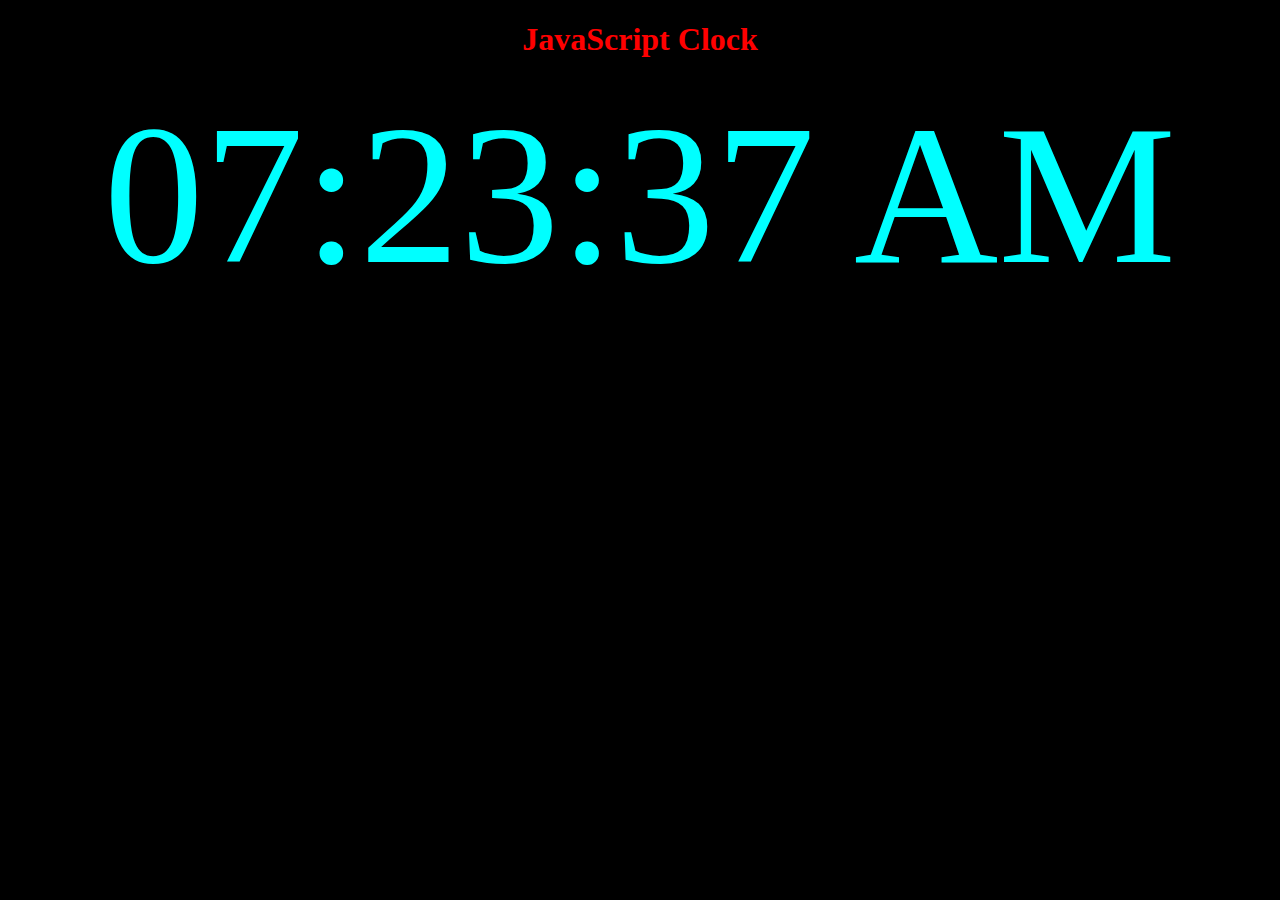
<file: JSClock/index.html>
<!DOCTYPE html>
<html lang="ko">
<head>
    <meta charset="UTF-8">
    <title>Clock</title>
    <link rel="stylesheet" href="style.css">
</head>
<body>
    <h1 class="title">JavaScript Clock</h1>
    <div class="clockStyle"
         id="js_clock"
         onload="startTime()"></div>
    <script src="logic.js"></script>
</body>
</html>
</file>
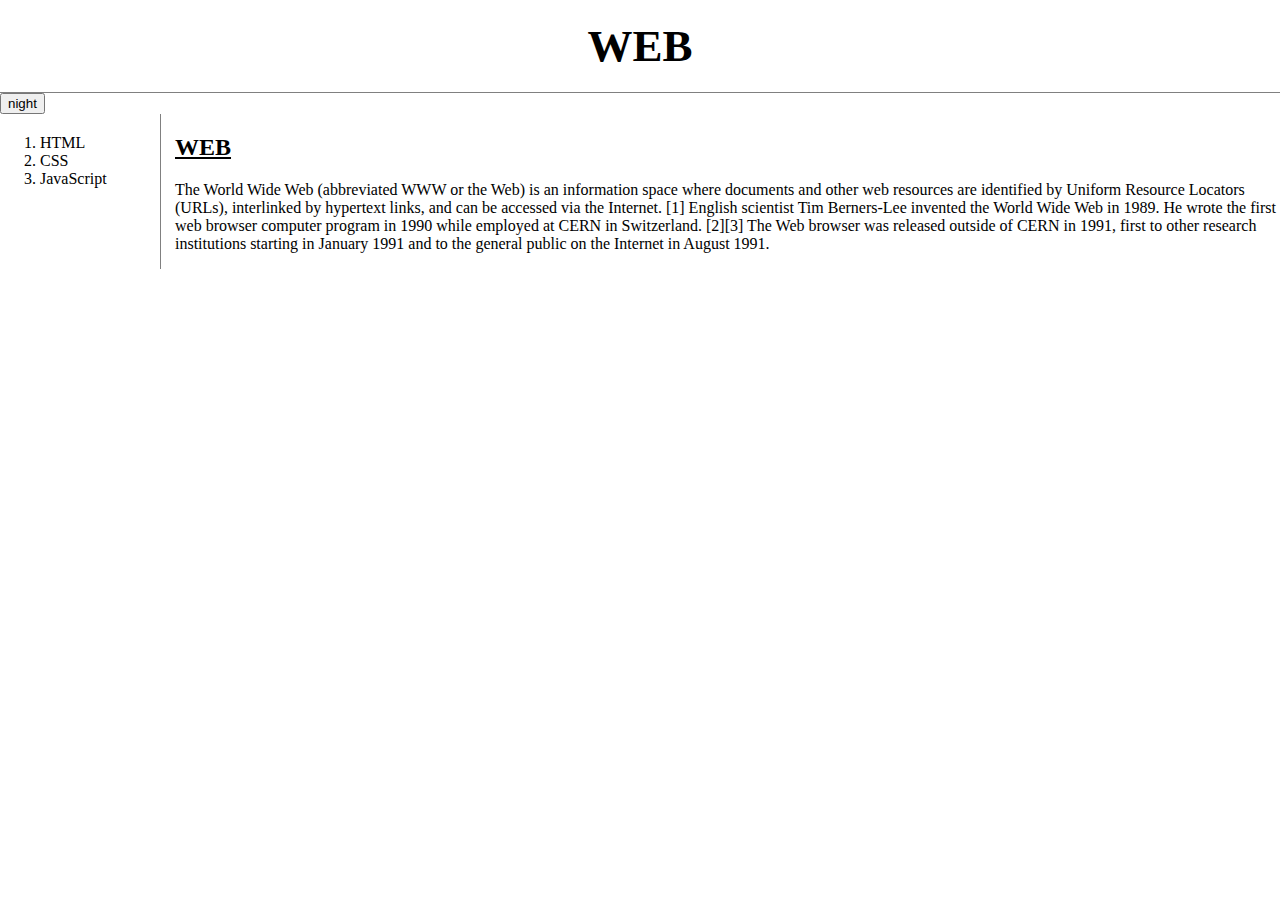
<file: OpenTutorials/index.html>
<!DOCTYPE html>
<html lang="ko">

<head>
  <title>WEB1 - Welcome</title>
  <meta charset="utf-8">
  <link rel="stylesheet" href="style.css">
  <script src="color.js"></script>
</head>
<body>

<h1><a href="index.html">WEB</a></h1>
<input type="button" value="night" onclick="
            nightDayHandler(this)
    ">
<div id="grid">
  <ol>
    <li><a href="html.html">HTML</a></li>
    <li><a href="css.html">CSS</a></li>
    <li><a href="javascript.html">JavaScript</a></li>
  </ol>
  <div id="article">
    <h2><u>WEB</u></h2>
    <p>The World Wide Web (abbreviated WWW or the Web) is an information space where documents and other web resources are identified
      by Uniform Resource Locators (URLs), interlinked by hypertext links, and can be accessed via the Internet.
      [1] English scientist Tim Berners-Lee invented the World Wide Web in 1989.
      He wrote the first web browser computer program in 1990 while employed at CERN in Switzerland.
      [2][3] The Web browser was released outside of CERN in 1991,
      first to other research institutions starting in January 1991 and to the general public on the Internet in August 1991.
    </p>
    <div>
    </div>
</body>
</html>
</file>
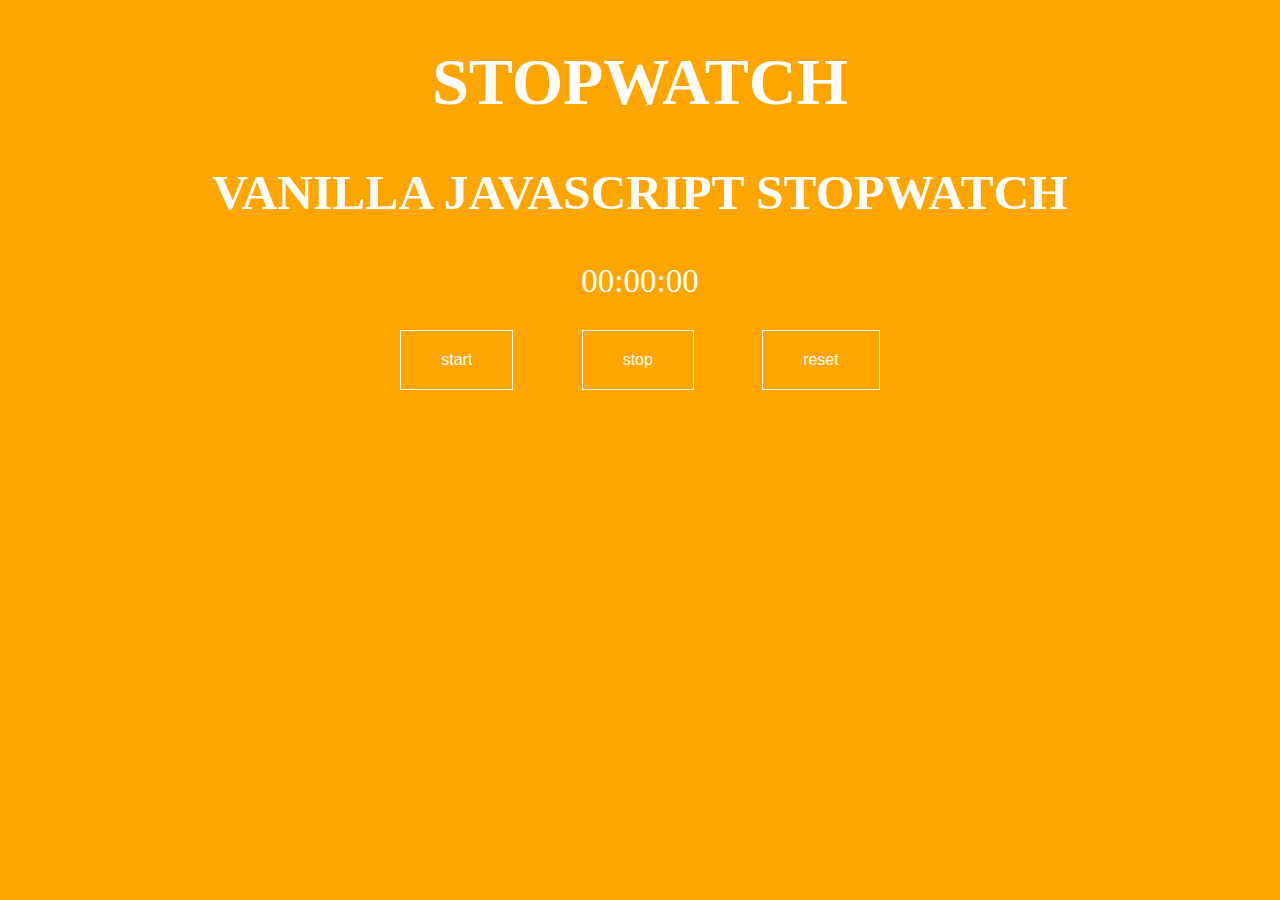
<file: StopWatch/index.html>
<!DOCTYPE html>
<html lang="en">
<head>
    <meta charset="UTF-8">
    <title>Stopwatch</title>
    <link rel="stylesheet" href="style.css">
</head>
<body>
  <div id="Background">
      <h1>STOPWATCH</h1>
      <h2>VANILLA JAVASCRIPT STOPWATCH</h2>
      <div>
          <span id="m">00</span>:<span id="s">00</span>:<span id="ms">00</span>
      </div>
      <div>
          <input class="buttonStyle" id="startButton" type="button" value="start" onclick="startButton()">
          <input class="buttonStyle" id="stopButton" type="button" value="stop" onclick="stopButton()">
          <input class="buttonStyle" id="resetButton" type="button" value="reset" onclick="resetButton()">
      </div>
  </div>
  <script src="logic.js"></script>
</body>
</html>
</file>
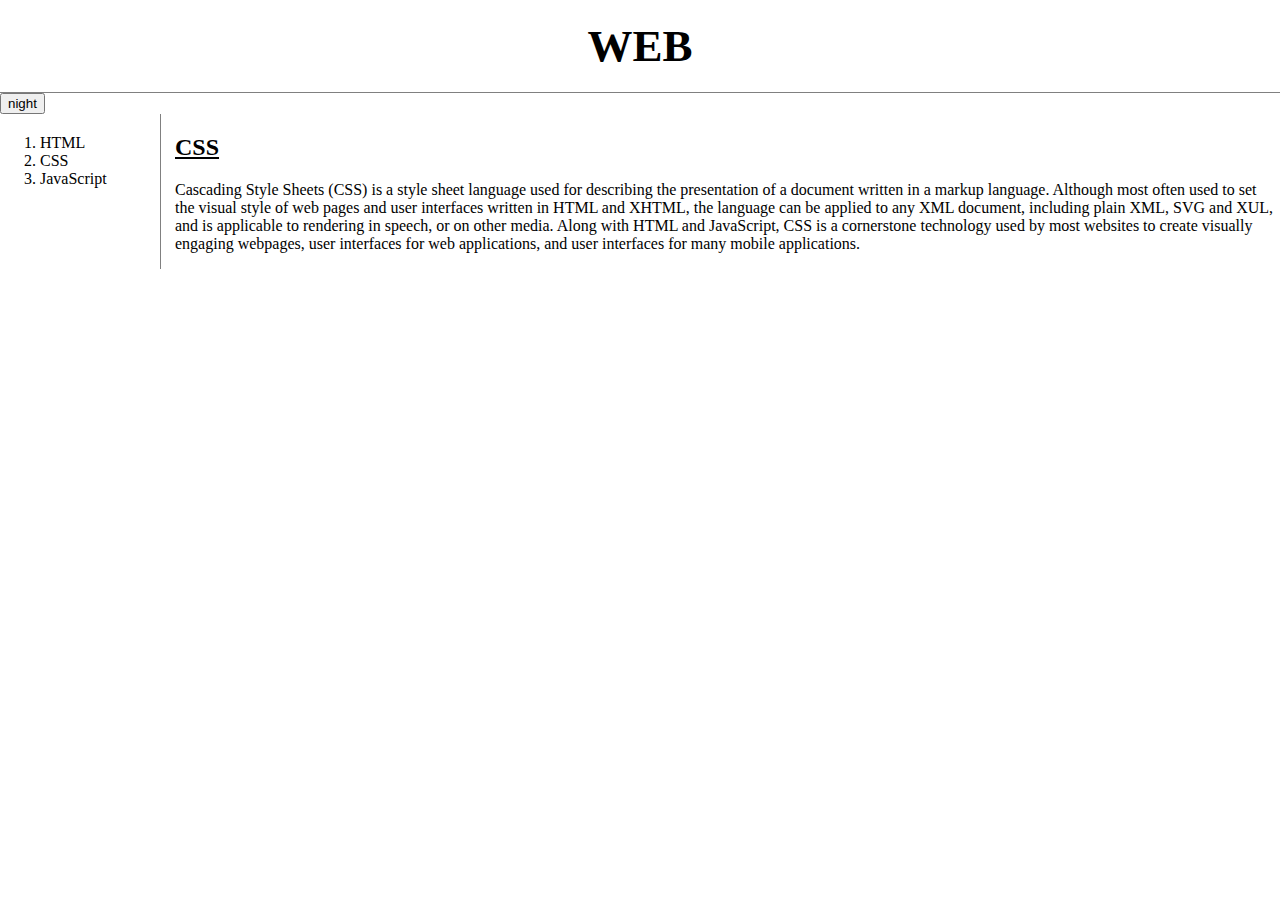
<file: OpenTutorials/css.html>
<!DOCTYPE html>
<html lang="ko">
<head>
  <meta charset="UTF-8">
  <title>WEB - CSS</title>
  <link rel="stylesheet" href="style.css">
  <script src="color.js"></script>
</head>
<body>

<h1><a href="index.html">WEB</a></h1>
<input type="button" value="night" onclick="
            nightDayHandler(this)
    ">
<div id="grid">
  <ol>
    <li><a href="html.html" class="saw">HTML</a></li>
    <li><a href="css.html" class="saw" id="active">CSS</a></li>
    <li><a href="javascript.html">JavaScript</a></li>
  </ol>
  <div id="article">
    <h2><u>CSS</u></h2>
    <p>
      Cascading Style Sheets (CSS) is a style sheet language used for describing the presentation of a document written in a markup language.
      Although most often used to set the visual style of web pages and user interfaces written in HTML and XHTML, the language can be applied to any XML document,
      including plain XML, SVG and XUL, and is applicable to rendering in speech, or on other media.
      Along with HTML and JavaScript, CSS is a cornerstone technology used by most websites to create visually engaging webpages, user interfaces for web applications,
      and user interfaces for many mobile applications.
    </p>
  </div>
</div>
</body>
</html>
</file>
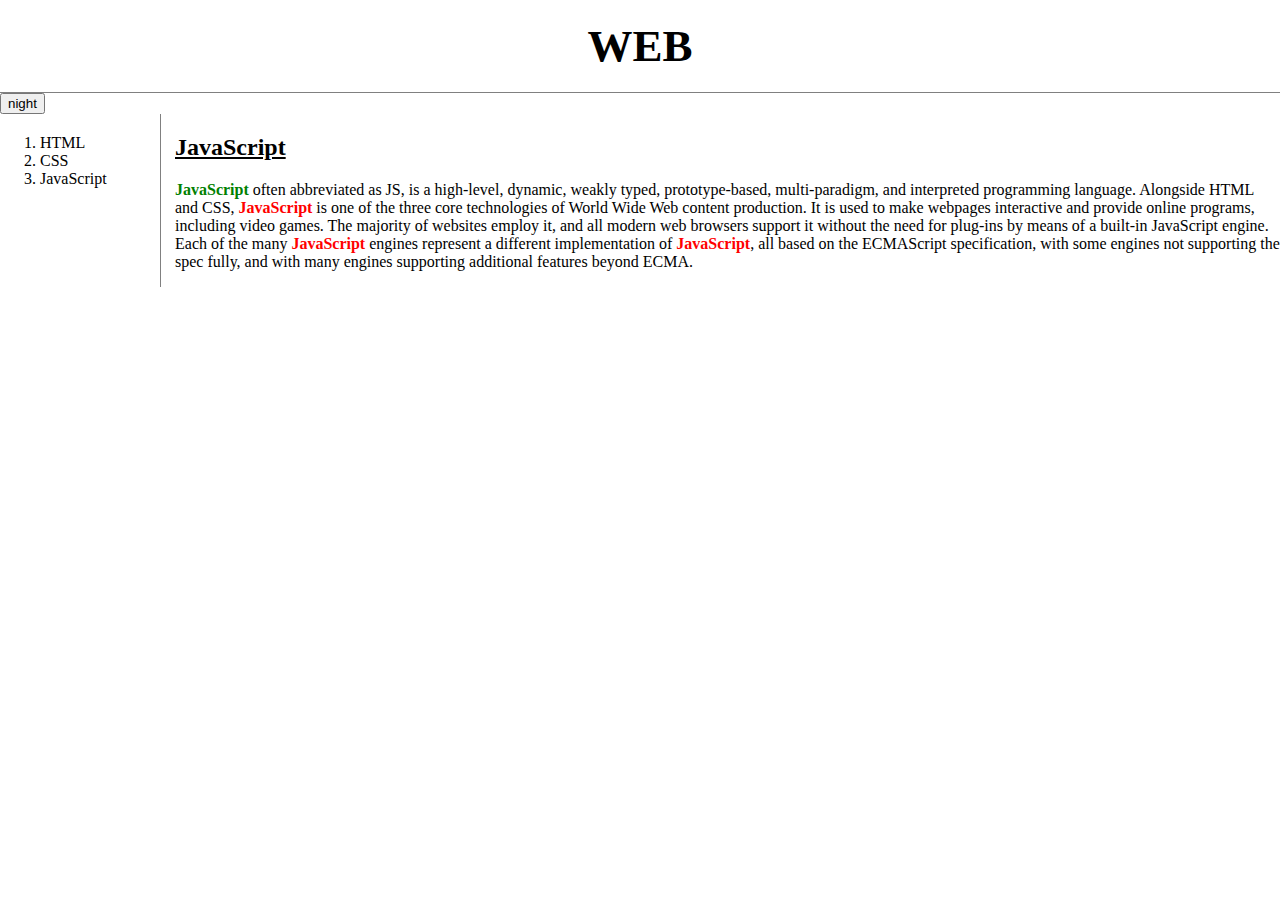
<file: OpenTutorials/javascript.html>
<!DOCTYPE html>
<html lang="ko">
<head>
    <meta charset="UTF-8">
    <title>Title</title>
    <link rel="stylesheet" href="style.css">
    <script src="color.js"></script>
</head>
<body>
    <h1><a href="index.html">WEB</a></h1>

    <input type="button" value="night" onclick="
            nightDayHandler(this)
    ">

    <div id="grid">
        <ol>
            <li><a href="html.html">HTML</a></li>
            <li><a href="css.html">CSS</a></li>
            <li><a href="javascript.html">JavaScript</a></li>
        </ol>
        <div id="article">
            <h2><u>JavaScript</u></h2>
            <p>
                <span id="first" class="js">JavaScript</span> often abbreviated as JS, is a high-level, dynamic, weakly typed, prototype-based, multi-paradigm, and interpreted programming language.
                Alongside HTML and CSS, <span class="js">JavaScript</span> is one of the three core technologies of World Wide Web content production.
                It is used to make webpages interactive and provide online programs, including video games.
                The majority of websites employ it, and all modern web browsers support it without the need for plug-ins by means of a built-in JavaScript engine.
                Each of the many <span class="js">JavaScript</span> engines represent a different implementation of <span class="js">JavaScript</span>,
                all based on the ECMAScript specification, with some engines not supporting the spec fully,
                and with many engines supporting additional features beyond ECMA.
            </p>
        </div>
    </div>
</body>
</html>
</file>
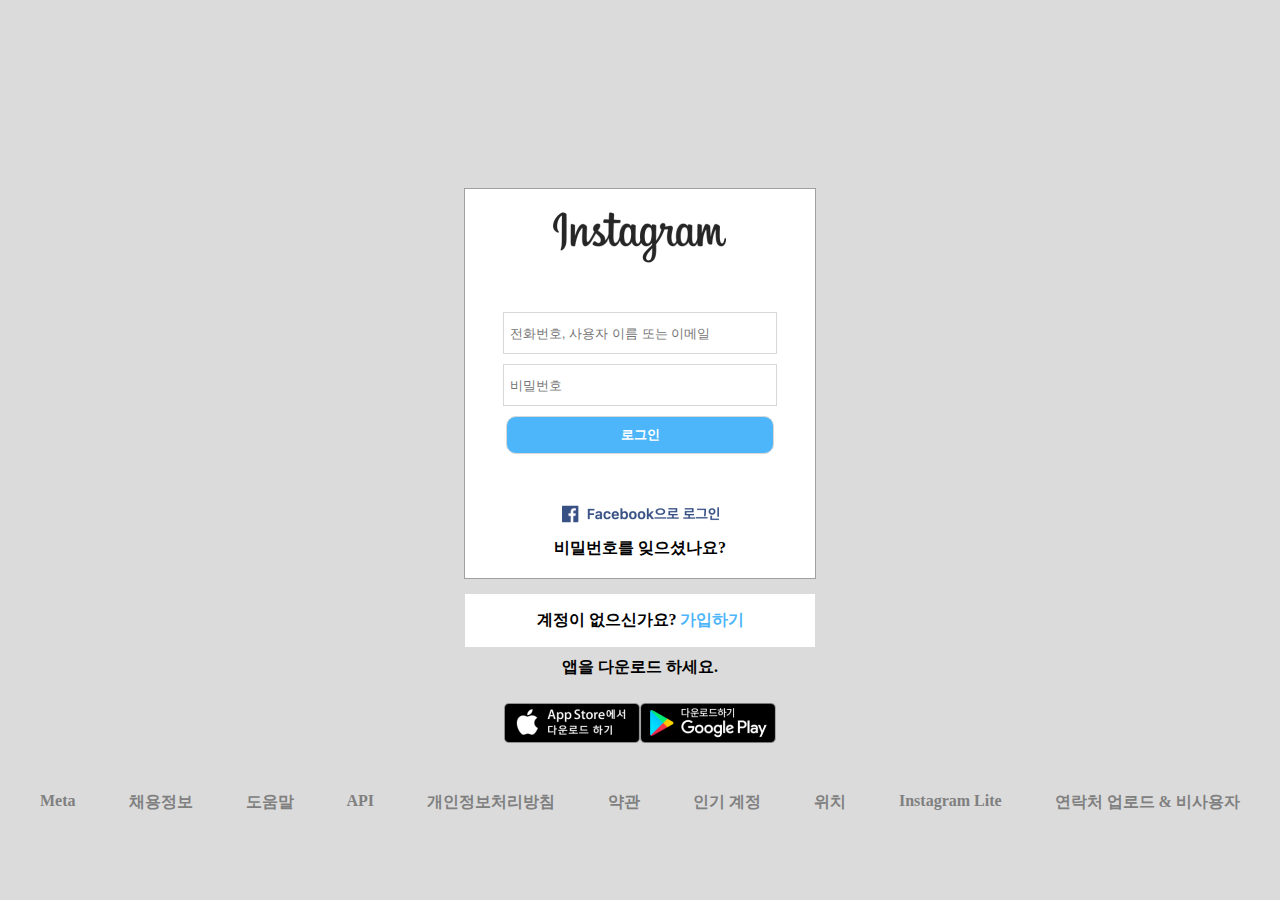
<file: WINK_cloneCoding/logIn.html>
<!DOCTYPE html>
<html lang="en">
  <head>
    <meta charset="UTF-8" />
    <meta http-equiv="X-UA-Compatible" content="IE=edge" />
    <meta name="viewport" content="width=device-width, initial-scale=1.0" />
    <title>CloneCoding</title>
    <link rel="stylesheet" href="logIn.css" />
    <script src="logIn.js" type="text/javascript"></script>
  </head>
  <body>
    <div id="main">
      <div id="mainContent">
        <a href="#"><img src="logo.png" /></a>
        <div id="mainBoard">
          <input
            type="text"
            placeholder=" 전화번호, 사용자 이름 또는 이메일"
            onchange="handleInput(event)"
          />
          <input
            type="password"
            placeholder=" 비밀번호"
            onchange="handleInput(event)"
          />
          <input id="logIn_button" type="button" value="로그인" />
        </div>
        <div id="extraLogIn">
          <a href="https://facebook.com" target="_blank"
            ><img src="facebook.png"
          /></a>
          <a href="https://www.instagram.com/accounts/password/reset/"
            >비밀번호를 잊으셨나요?</a>
        </div>
      </div>
      <div id="addAccount">
        계정이 없으신가요? <a href="signup.html">가입하기</a>
      </div>
      <span style="margin: 10px">앱을 다운로드 하세요.</span>
      <div id="link">
        <a href="#"><img src="app-store.png" /></a>
        <a href="#"><img src="google-play.png" /></a>
      </div>

      <footer>
        <a href="#">Meta</a>
        <a href="#">채용정보</a>
        <a href="#">도움말</a>
        <a href="#">API</a>
        <a href="#">개인정보처리방침</a>
        <a href="#">약관</a>
        <a href="#">인기 계정</a>
        <a href="#">위치</a>
        <a href="#">Instagram Lite</a>
        <a href="#">연락처 업로드 & 비사용자</a>
      </footer>
    </div>
  </body>
</html>
</file>
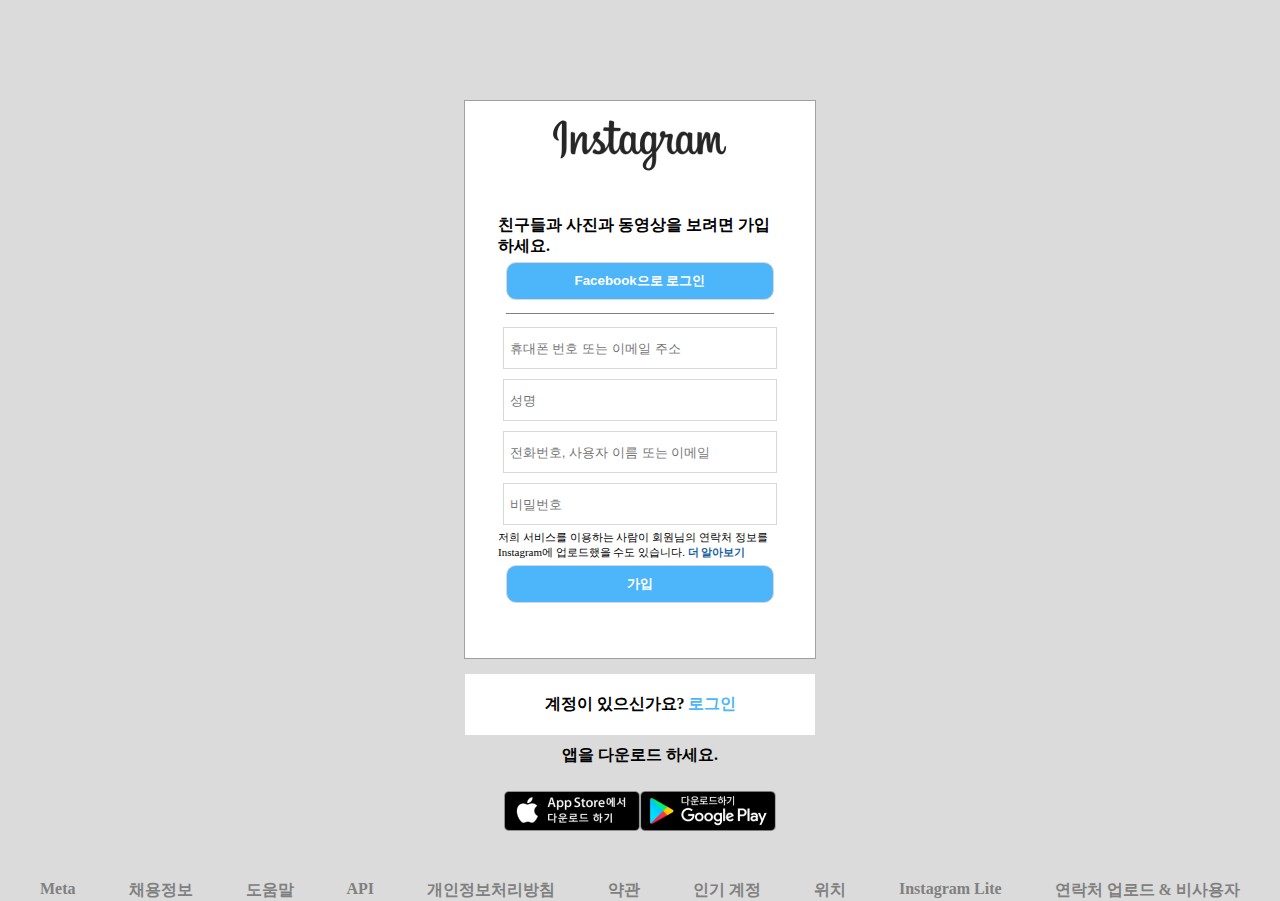
<file: WINK_cloneCoding/signup.html>
<!DOCTYPE html>
<html lang="en">
  <head>
    <meta charset="UTF-8" />
    <meta http-equiv="X-UA-Compatible" content="IE=edge" />
    <meta name="viewport" content="width=device-width, initial-scale=1.0" />
    <title>CloneCoding</title>
    <link rel="stylesheet" href="logIn.css" />
    <script src="logIn.js" type="text/javascript"></script>
  </head>
  <body>
    <div id="main">
      <div id="mainContent">
        <a href="#"><img src="logo.png" /></a>
        <div id="mainBoard">
          <span>친구들과 사진과 동영상을 보려면 가입하세요.</span>
          <input type="button" value="Facebook으로 로그인" onclick="window.location.href='https://facebook.com';">
          <hr>
          <input
            type="text"
            placeholder=" 휴대폰 번호 또는 이메일 주소"
            onchange="handleInput(event)"
          />
          <input
            type="name"
            placeholder=" 성명"
            onchange="handleInput(event)"
          />
          <input
                  type="username"
                  placeholder=" 전화번호, 사용자 이름 또는 이메일"
                  onchange="handleInput(event)"
          />
          <input
                  type="password"
                  placeholder=" 비밀번호"
                  onchange="handleInput(event)"
          />
          <span class="font">저희 서비스를 이용하는 사람이 회원님의 연락처 정보를 Instagram에 업로드했을 수도 있습니다. <a href="https://www.facebook.com/help/instagram/261704639352628 ">더 알아보기</a></span>
          <input id="logIn_button" type="button" value="가입" />
        </div>
      </div>
      <div id="addAccount">
        계정이 있으신가요? <a href="logIn.html">로그인</a>
      </div>
      <span style="margin: 10px">앱을 다운로드 하세요.</span>
      <div id="link">
        <a href="#"><img src="app-store.png" /></a>
        <a href="#"><img src="google-play.png" /></a>
      </div>

      <footer>
        <a href="#">Meta</a>
        <a href="#">채용정보</a>
        <a href="#">도움말</a>
        <a href="#">API</a>
        <a href="#">개인정보처리방침</a>
        <a href="#">약관</a>
        <a href="#">인기 계정</a>
        <a href="#">위치</a>
        <a href="#">Instagram Lite</a>
        <a href="#">연락처 업로드 & 비사용자</a>
      </footer>
    </div>
  </body>
</html>
</file>
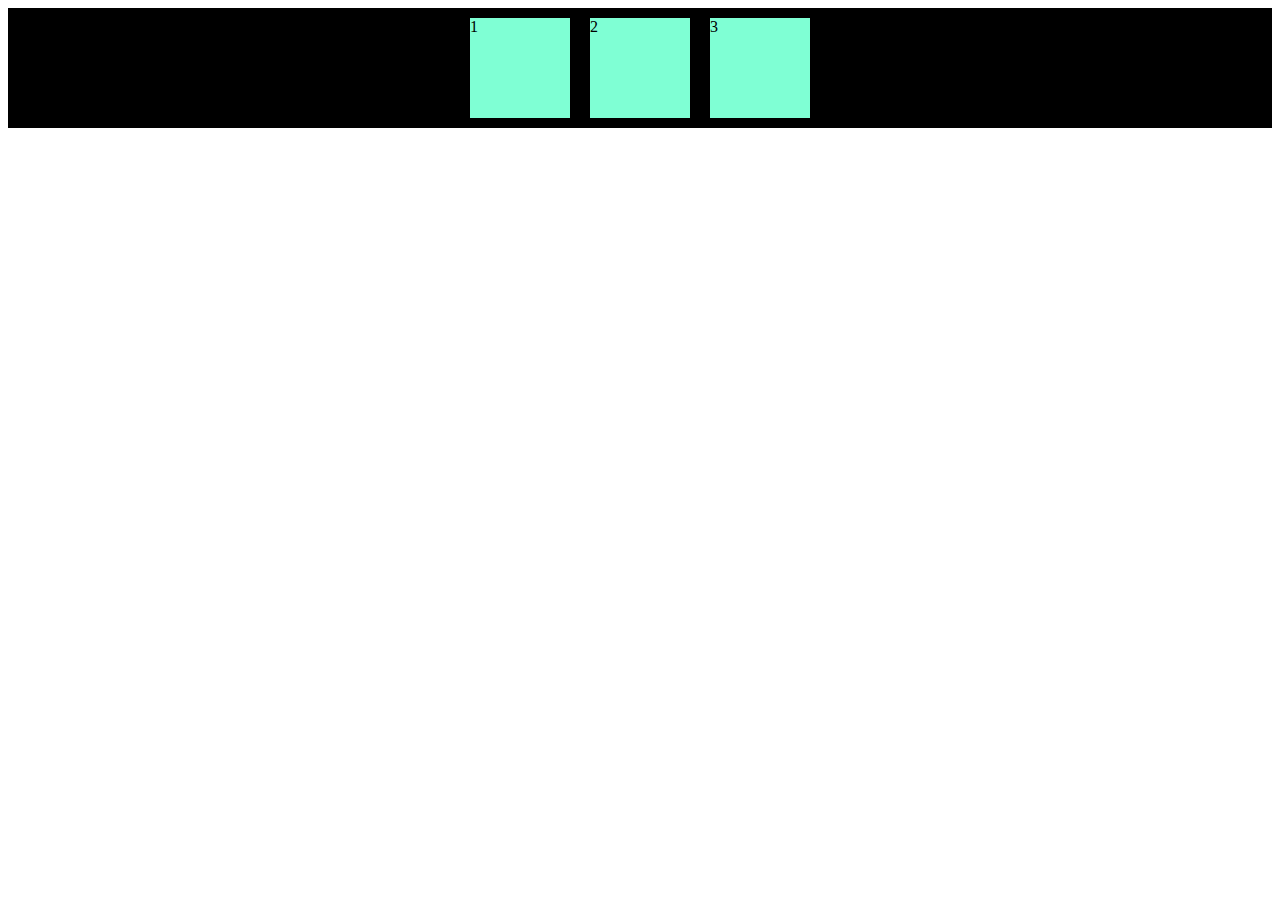
<file: WINK_precourse/day2.html>
<!DOCTYPE html>
<html lang="en">
  <head>
    <meta charset="UTF-8" />
    <meta http-equiv="X-UA-Compatible" content="IE=edge" />
    <meta name="viewport" content="width=device-width, initial-scale=1.0" />
    <title>Document</title>
    <link rel="stylesheet" href="day2.css" />
  </head>
  <body>
    <!-- CSS 수업 -->
    <!-- <h1>WINK</h1>
    <p class="main">윙크 짱</p>
    <p class="main">우리 코딩좀 친다..!</p> -->

    <!-- font-family 구글 폰트에서 복붙하기!-->
    <!-- font-style: normal / italic / ... [폰트 기울임 꼴 등]-->
    <!-- font-weight : normal / bold / ... [폰트 굵기] -->
    <!-- color [영문명 or 16진수 or RGB로 표현]-->
    <!-- text-align [문단 정렬]-->
    <!-- line-height [줄 간격]-->
    <!-- letter-spacing [자간] -->
    <!-- text-decoration [글자에 선 긋기] -->
    <!-- background-color : [글자 배경 색] -->
    <!-- block style vs inline style -->
    <!-- box-shadow : 수평거리 수직거리 흐림정도 번짐정도 색상-->
    <!-- border-style : 테두리 스타일 -->
    <!-- border-width / border-color / border-radius [테두리 둥근 정도 값] -->
    <!-- border: width style color 순으로 한 번에 작성 가능 -->
    <!-- margin : 바깥 여백 -->
    <!-- margin: auto(브라우저가 알아서 달라붙게 해줌.) -->
    <!-- padding : 안쪽 여백 -->
    <!-- background-image: url(이미지 경로) -->
    <!-- background-repeat: [배경 반복] -->
    <!-- background-size: cover -->
    <!-- background: linear-gradient(to 방향, 색1, 색2) : 배경 그라데이션 주기 -->
    <!-- radial-gradient(모양, 색1, 색2)-->
    <!-- display: block / inline / inline-block -->
    <!-- float: left or right [해당 문서를 왼/오른쪽에 배치]-->

    <!-- 반응형 웹(media screen) 뷰포트 : 화면에서 보여지는 직사각형의 영역 1vw : -->
    <!-- media query 연습하기 -->
    <!-- viewport 너비의 1% 1vh : viewport 높이의 1% -->

    <!-- display:flex 로 레이아웃 구성하기 -->
    <!-- container 안에 item -->

    <div class="container">
      <div class="item">1</div>
      <div class="item">2</div>
      <div class="item">3</div>
    </div>
    <!-- 꿀팁 div * 3 후 tab 누르기 -->

    <!-- flex-direction: row [가로로 정렬] / column [세로로 정렬] -->
    <!-- justify-content: center; [수평 가운데 정렬] -->
    <!-- align-items: center; [수직 가운데 정렬] -->
    <!-- align-items: space-between [요소들 사이에 여유공간] -->
  </body>
</html>
</file>
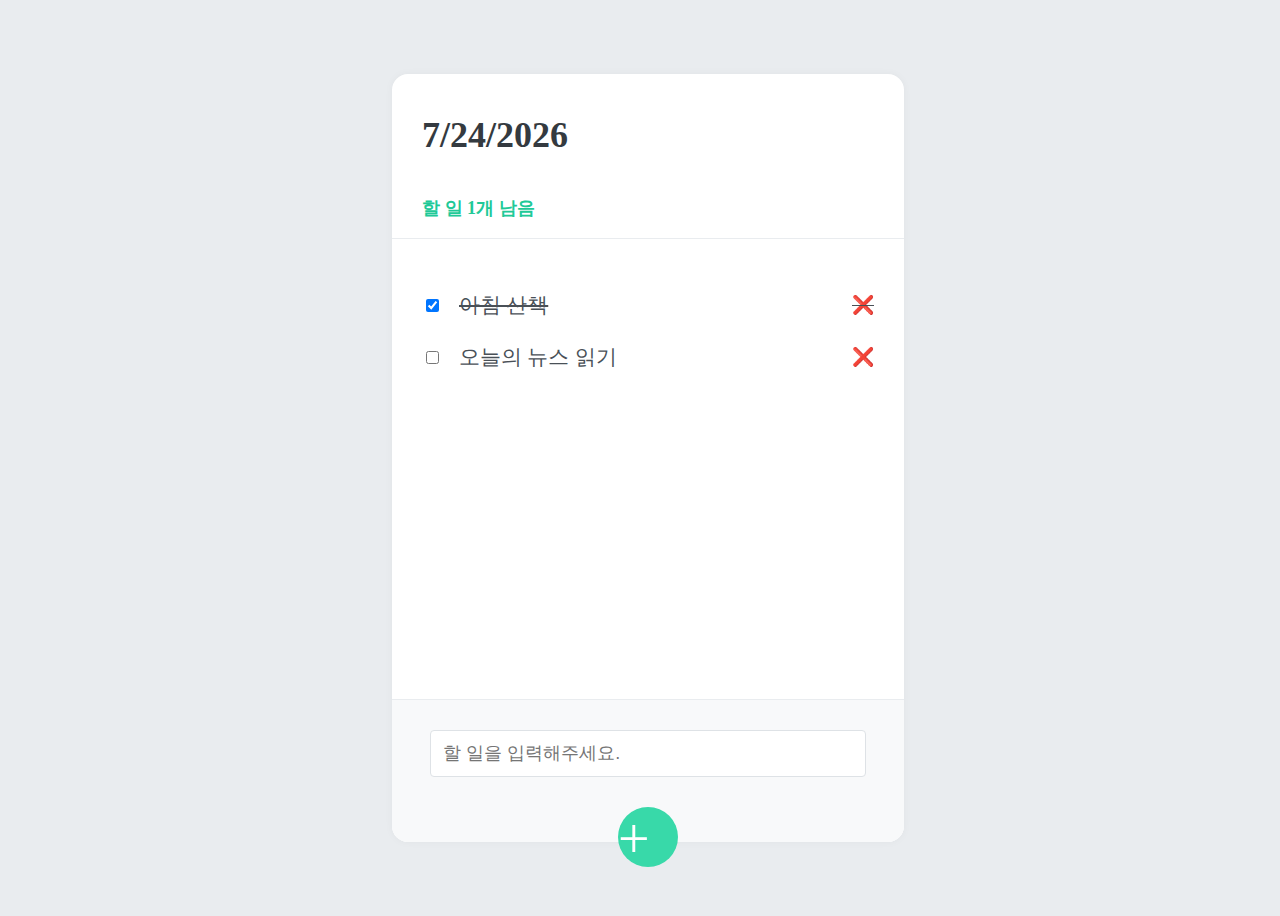
<file: WINK_precourse/to_do_list.html>
<!DOCTYPE html>
<html lang="ko">
  <head>
    <meta charset="UTF-8" />
    <meta http-equiv="X-UA-Compatible" content="IE=edge" />
    <meta name="viewport" content="width=device-width, initial-scale=1.0" />
    <title>To-do List</title>
    <link rel="stylesheet" type="text/css" href="style.css" />
  </head>

  <body>
    <div class="todo-container">
      <header class="todo-header">
        <h1 class="date">2023. 2. 21.</h1>
        <h3>할 일 <span class="count"></span>개 남음</h3>
      </header>
      <div class="todo-content">
        <div class="todo-item done">
          <input type="checkbox" onclick="todoDone(this)" checked />
          아침 산책
          <input type="button" onclick="delTodo(this)" value="❌" />
        </div>
        <div class="todo-item">
          <input type="checkbox" onclick="todoDone(this)" />
          오늘의 뉴스 읽기
          <input type="button" onclick="delTodo(this)" value="❌" />
        </div>
      </div>
      <footer>
        <input id="textbox" type="text" placeholder="할 일을 입력해주세요." />
        <input type="button" value="+" onclick="addTodo()" />
      </footer>
    </div>
    <script src="index.js"></script>
  </body>
</html>
</file>
<file: JSClock/style.css>
body {
    background: black;
}

.clockStyle {
    font-size: 200px;
    text-align: center;
    text-decoration-style: wavy;
    color: aqua;

}

.title {
    text-align: center;
    color: red;

}
</file>
<file: OpenTutorials/style.css>
body {
    margin:0px;
}
a {
    color:black;
    text-decoration: none;
}

h1 {
    font-size: 45px;
    text-align: center;
    border-bottom: 1px solid gray;
    margin:0px;
    padding:20px;

}

ol {
    border-right: 1px solid gray;
    width: 100px;
    margin: 0px;
    padding: 20px;
}

#grid {
    display: grid;
    grid-template-columns: 150px 1fr;
}
#grid ol {
    padding-left: 40px;
}
#grid #article {
    padding-left:25px;
}

@media screen and (max-width: 800px) {
    #grid {
        display: block;
    }
    ol {
        border-right:none;
    }
    h1 {
        border-bottom: none;
    }
}

.js {
    font-weight: bold;
    color: red;
}
#first {color: green;}
</file>
<file: StopWatch/style.css>
body {
    background-color: orange;
    font-size: 33px;
    color: white;
}

#Background {
    text-align: center;
}

.buttonStyle {
    background-color: orange; /* Green */
    border: 1px solid white;
    color: white;
    padding: 20px 40px;
    text-align: center;
    font-size: 16px;
    margin: 30px;
}

.buttonStyle:hover {
    background-color: darkorange;
}
</file>
<file: WINK_cloneCoding/logIn.css>
body {
  width: 100vw;
  height: 100vh;
  display: flex;
  flex-direction: column;
  justify-content: center;
  align-items: center;
  background-color: #dbdbdb;
  margin: 0;
  font-weight: bold;
  overflow: auto;
}

a {
  text-decoration: none;
  cursor: pointer;
}

#main {
  display: flex;
  justify-content: center;
  flex-direction: column;
  align-items: center;
  background-color: #dbdbdb;
}

#mainContent {
  display: flex;
  flex-direction: column;
  justify-content: center;
  align-items: center;
  width: 350px;
  height: 80%;
  border: solid 1px rgb(161, 160, 160);
  background-color: white;
  padding-top: 10px;
  margin-top: 100px;
}

#mainContent #mainBoard {
  display: flex;
  flex-direction: column;
  justify-content: center;
  align-items: center;
  margin: 20px;
  padding: 20px;
}

#mainContent #mainBoard input{
  width: 268px;
  height: 38px;
  margin: 5px;
  border: solid 1px #d8d8d8;
  outline: none;
}


#mainContent input[type=button] {
  background-color: #4db5f9;
  border-radius: 10px;
  color: white;
  font-weight: bold;
  cursor: pointer;
  border-radius: 10px;
}

#mainContent #mainBoard .font {
  font-size: 11px;
  font-weight: normal;
}

#mainContent #mainBoard .font a {
  font-weight: bold;
  color: #17629e;
}


#extraLogIn {
  display: flex;
  flex-direction: column;
  justify-content: center;
  align-items: center;
}

#extraLogIn a {
  all: unset;
  margin: 5px;
  cursor: pointer;
}

#addAccount {
  display: flex;
  justify-content: center;
  align-items: center;
  background-color: white;
  margin-top: 15px;
  width: 350px;
  height: 80px;
  gap: 3px;
}

#addAccount a {
  color: #4db5f9;
}

#link {
  display: flex;
  justify-content: center;
  align-items: center;
  margin: 15px;
}

footer {
  width: 1200px;
  display: flex;
  justify-content: space-between;
  margin-top: 30px;
}

footer a {
  color: gray;
}

hr {
  background-color: gray;
  width: 268px;
  height: 1px;
  border: 0;
}
</file>
<file: WINK_precourse/day2.css>
@import url("https://fonts.googleapis.com/css2?family=Black+Han+Sans&display=swap");

.main {
  font-family: "Black Han Sans", sans-serif;
  background-color: yellow;
  width: 100%;
  height: 600px;
  margin: 30px;
  background-image: url(https://postfiles.pstatic.net/MjAyMjA3MjNfMjMw/MDAxNjU4NTQxMTk2ODUz.T0GXMtM8u-Yz31Skh9rn4fVdwYLF5jgdeTFzH7vokpsg.sZtp8_36ZOlxJmC46Vu7ezWDDCtfiybuUjAxO_jHjHIg.JPEG.ymtlfet/IMG_5042.jpg?type=w966);
  /* ���� �� ���� �̹����� �ݺ��� ���� �ݺ��� ����ؾ���.*/
  background-repeat: no-repeat;
  background-size: cover;
}

.container {
  display: flex; /* �⺻������ ���η� ���� ��*/
  background-color: black;
  justify-content: center; /* ���� ��� ���� */
  align-items: center; /* ���� ��� ���� */
}

.item {
  background-color: aquamarine;
  width: 100px;
  height: 100px;
  margin: 10px;
}
</file>
<file: WINK_precourse/style.css>
body {
  width: 100vw;
  height: 100vh;
  display: flex;
  justify-content: center;
  align-items: center;
  background: #e9ecef;
}

.todo-container {
  display: flex;
  flex-direction: column;
  width: 512px;
  height: 768px;
  background: white;
  border-radius: 16px;
  box-shadow: 0 0 8px 0 rgba(0, 0, 0, 0.04); /* rgba(rgb,짙은 정도)*/
}

.todo-container .todo-header {
  border-bottom: 1px solid #e9ecef;
  padding: 40px 30px; /*padding: 위아래 양옆*/
  padding-bottom: 0;
}

.todo-header h1 {
  margin: 0;
  font-size: 36px;
  color: #343a40;
}

.todo-header .day {
  margin-top: 4px;
  color: #868e96;
  font-size: 21px;
  font-weight: 300;
}

.todo-header h3 {
  color: #20c997;
  font-size: 18px;
  margin-top: 40px;
}

.todo-container .todo-content {
  overflow-y: auto;
  padding: 40px 30px;
  flex: 1; /* 여백 채우기 */
  overflow-y: auto; /* 화면 넘어가면 스크롤바 생성 */
}

.todo-content .todo-item {
  display: flex;
  align-items: center;
  padding-top: 12px;
  padding-bottom: 12px;
  font-size: 21px;
  color: #495057;
}

/* input태그 css 선택 */
.todo-item input[type="checkbox"] {
  margin-right: 20px;
}

.todo-item input[type="button"] {
  all: unset; /* css 기본값 다 사라짐 */
  font-size: 18px;
  cursor: pointer;
  margin-left: auto; /* 오른쪽으로 달라붙게 할 때 쓰는 속성 */
}

.todo-container footer {
  background: #f8f9fa;
  display: flex;
  justify-self: flex-end;
  flex-direction: column; /* display 수직 정렬 */
  align-items: center; /* item 수직 정렬 */
  border-top: 1px solid #e9ecef;
  padding-top: 30px;
  border-bottom-left-radius: 16px;
  border-bottom-right-radius: 16px;
}

.todo-container footer input[type="text"] {
  padding: 12px;
  border-radius: 4px;
  border: 1px solid #dee2e6;
  width: 80%; /* 부모 태그의 80% 크기 */
  outline: none; /* text 클릭 시 테두리 없애기 */
  font-size: 18px;
  margin-bottom: 30px;
}

.todo-container footer input[type="button"] {
  all: unset; /* 모든 설정 없애기! */
  display: flex;
  width: 60px;
  height: 60px;
  margin-bottom: -25px;
  background: #38d9a9;
  justify-content: center;
  align-items: center;
  font-size: 56px;
  font-weight: 400;
  color: #ffffff;
  border-radius: 100%;
  cursor: pointer; /* 마우스커서를 올리면 포인터가 바뀜 */
}

.done {
  text-decoration-line: line-through; /* 체크 시 글에 줄 긋기 */
}
</file>
